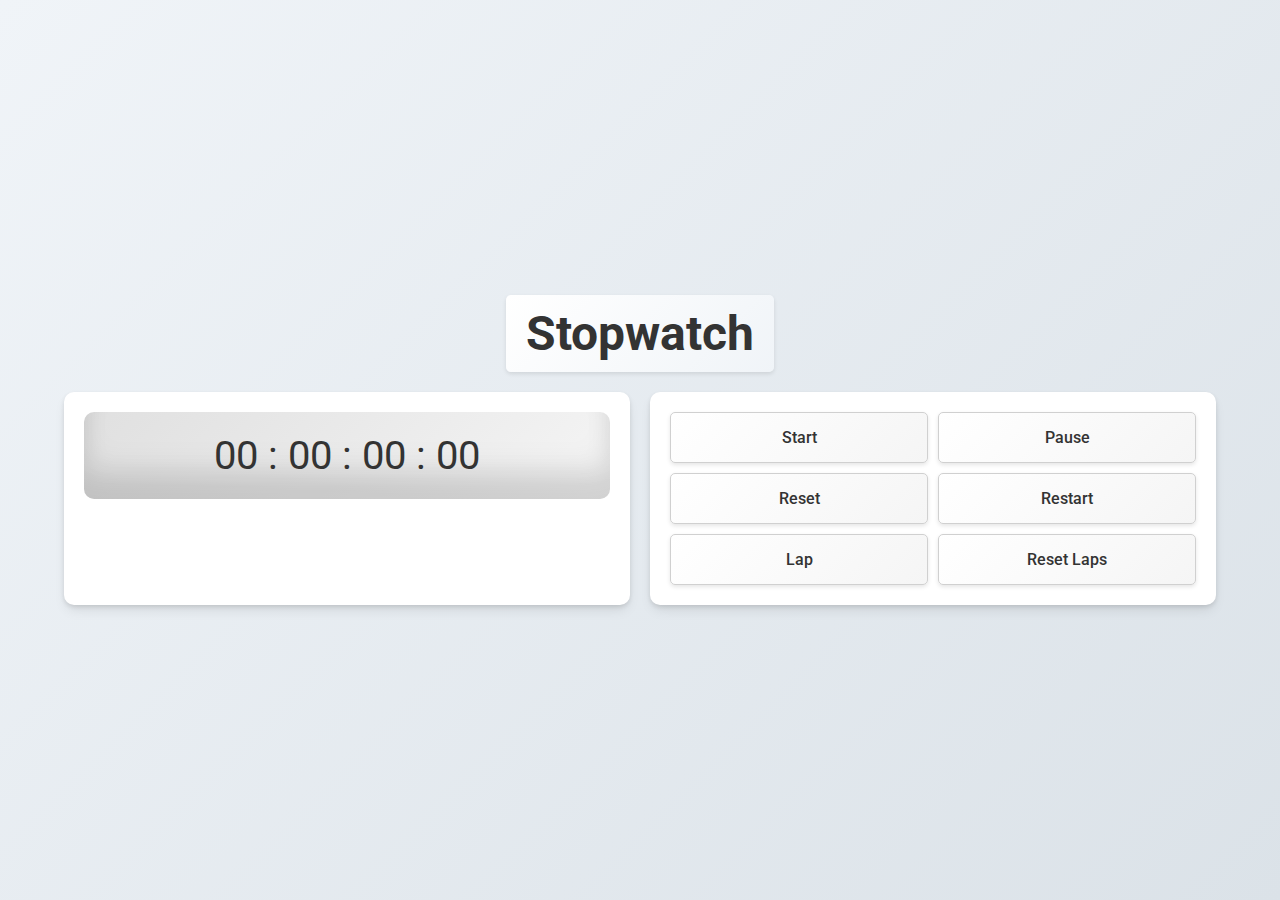
<file: Prodigy_Infotech/Prodigy_Infotech-/Task_2/index.html>
<!DOCTYPE html>
<html lang="en">
  <head>
    <meta charset="UTF-8" />
    <meta name="viewport" content="width=device-width, initial-scale=1.0" />
    <title>Stopwatch</title>
    <link
      href="https://fonts.googleapis.com/css2?family=Roboto:wght@100;300;400;500&display=swap"
      rel="stylesheet"
    />
    <link rel="stylesheet" href="style.css" />
    <link rel="shortcut icon" href="assets/favicon.ico" type="image/x-icon" />
  </head>
  <body>
    <div class="main-container">
      <div class="title-container">
        <h1>Stopwatch</h1>
      </div>
      <div class="wrapper">
        <div class="container timer-container">
          <div class="timer-Display" id="display">00 : 00 : 00 : 00</div>
          <ul class="laps" id="laps"></ul>
        </div>
        <div class="container1 buttons-container">
          <div class="buttons">
            <button id="startTimer" onclick="start()">Start</button>
            <button id="pauseTimer" onclick="pause()">Pause</button>
            <button id="resetTime" onclick="reset()">Reset</button>
            <button id="restartTimer" onclick="restart()">Restart</button>
            <button id="lap" onclick="lap()">Lap</button>
            <button id="resetLap" onclick="resetLap()">Reset Laps</button>
          </div>
        </div>
      </div>
    </div>
    <script src="script.js"></script>
  </body>
</html>
</file>
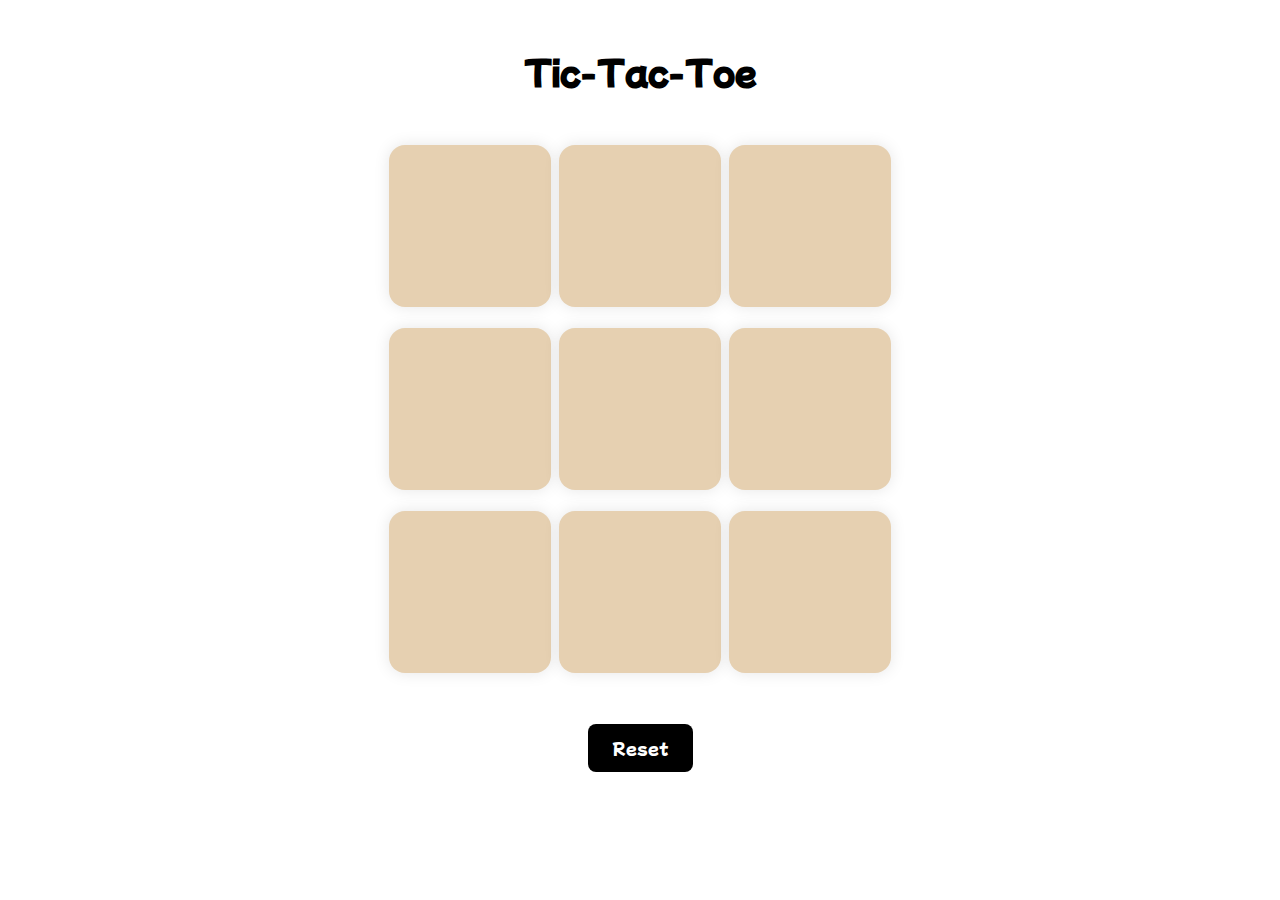
<file: Prodigy_Infotech/Prodigy_Infotech-/Task_3/index.html>
<!DOCTYPE html>
<html lang="en">
  <head>
    <meta charset="UTF-8" />
    <meta name="viewport" content="width=device-width, initial-scale=1.0" />
    <title>Tic-Tac-Toe Game</title>
    <link rel="stylesheet" href="style.css" />
    <link rel="preconnect" href="https://fonts.googleapis.com" />
    <link rel="preconnect" href="https://fonts.gstatic.com" crossorigin />
    <link
      href="https://fonts.googleapis.com/css2?family=Mochiy+Pop+One&family=Open+Sans:ital,wght@0,300..800;1,300..800&display=swap"
      rel="stylesheet"
    />
    <link rel="shortcut icon" href="assests/favicon.ico" type="image/x-icon" />
  </head>
  <body>
    <main><h1>Tic-Tac-Toe</h1></main>
    <div class="container">
      <div class="game">
        <button class="box"></button>
        <button class="box"></button>
        <button class="box"></button>
        <button class="box"></button>
        <button class="box"></button>
        <button class="box"></button>
        <button class="box"></button>
        <button class="box"></button>
        <button class="box"></button>
      </div>
    </div>

    <div id="popup" class="popup hidden">
      <div class="popup-content">
        <p id="popup-message"></p>
        <button id="close-popup">Close</button>
      </div>
    </div>

    <button id="reset-btn">Reset</button>
  </body>
  <script src="script.js"></script>
</html>
</file>
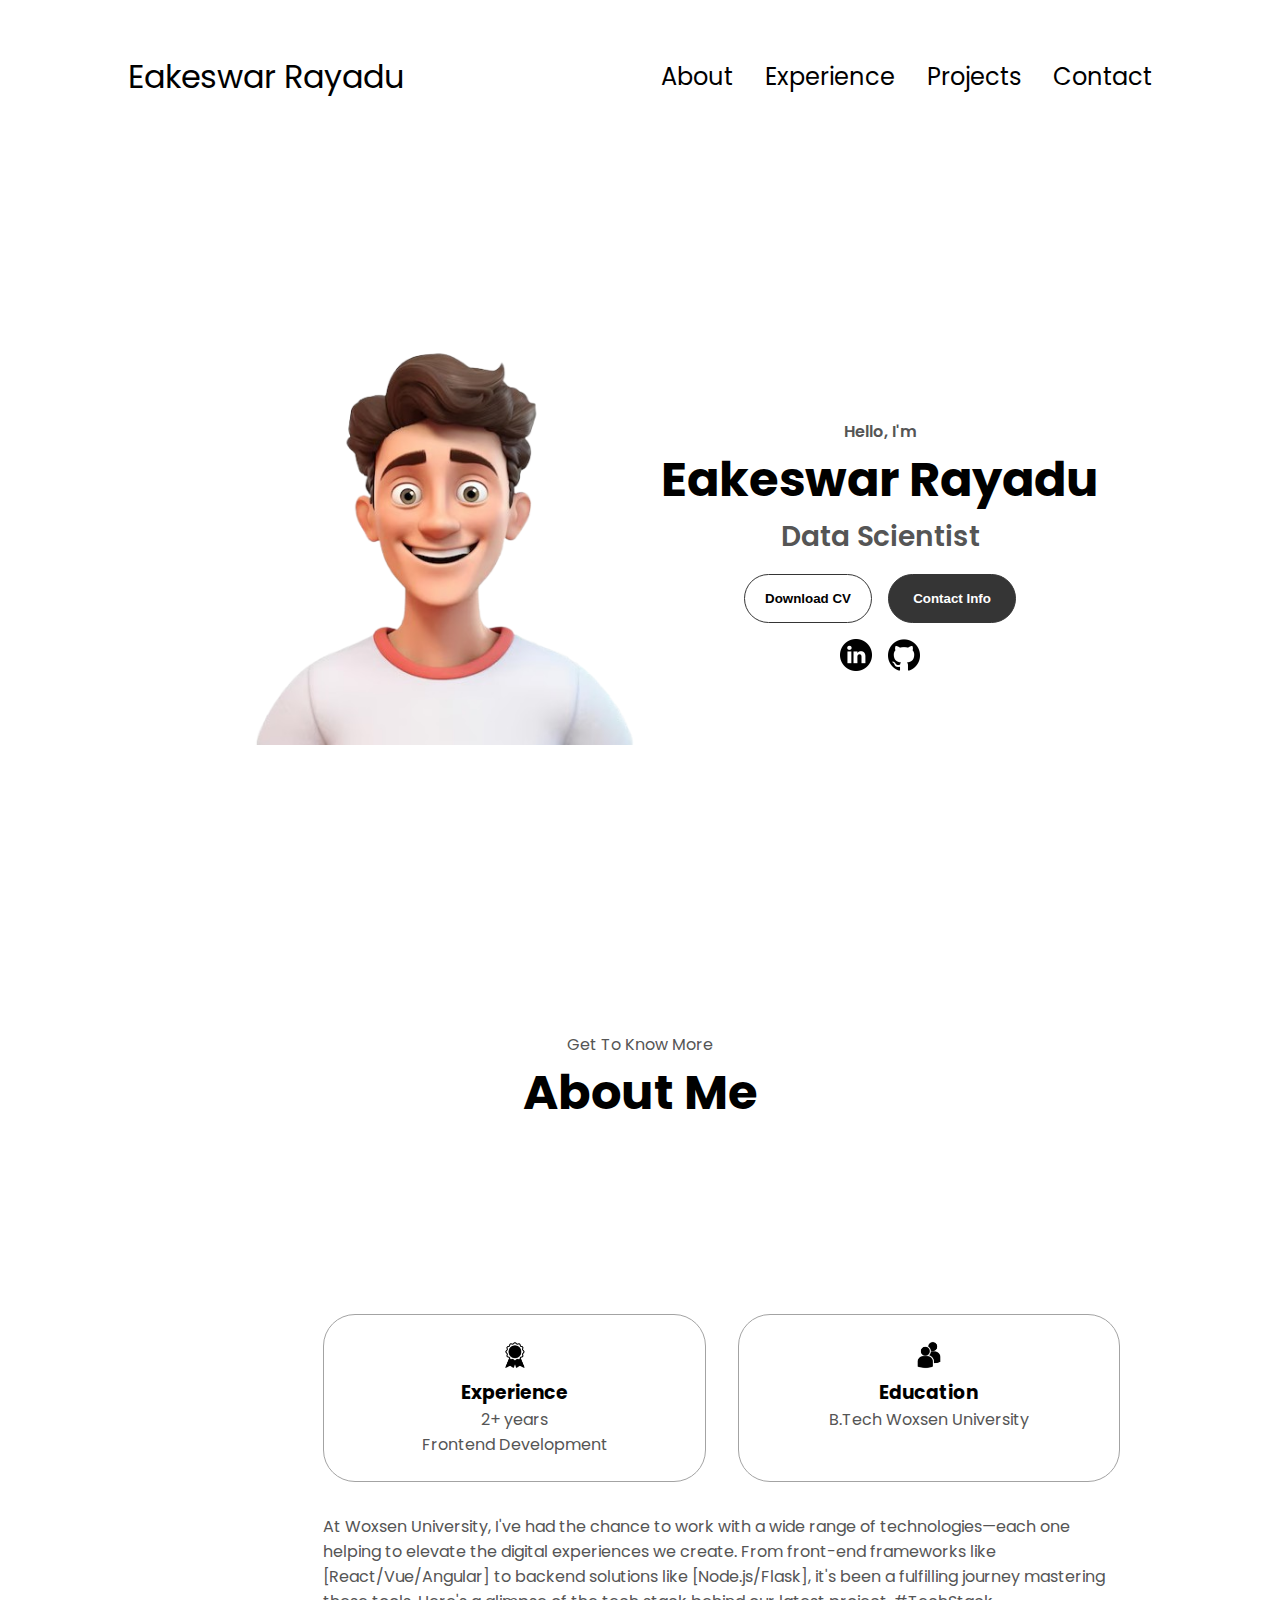
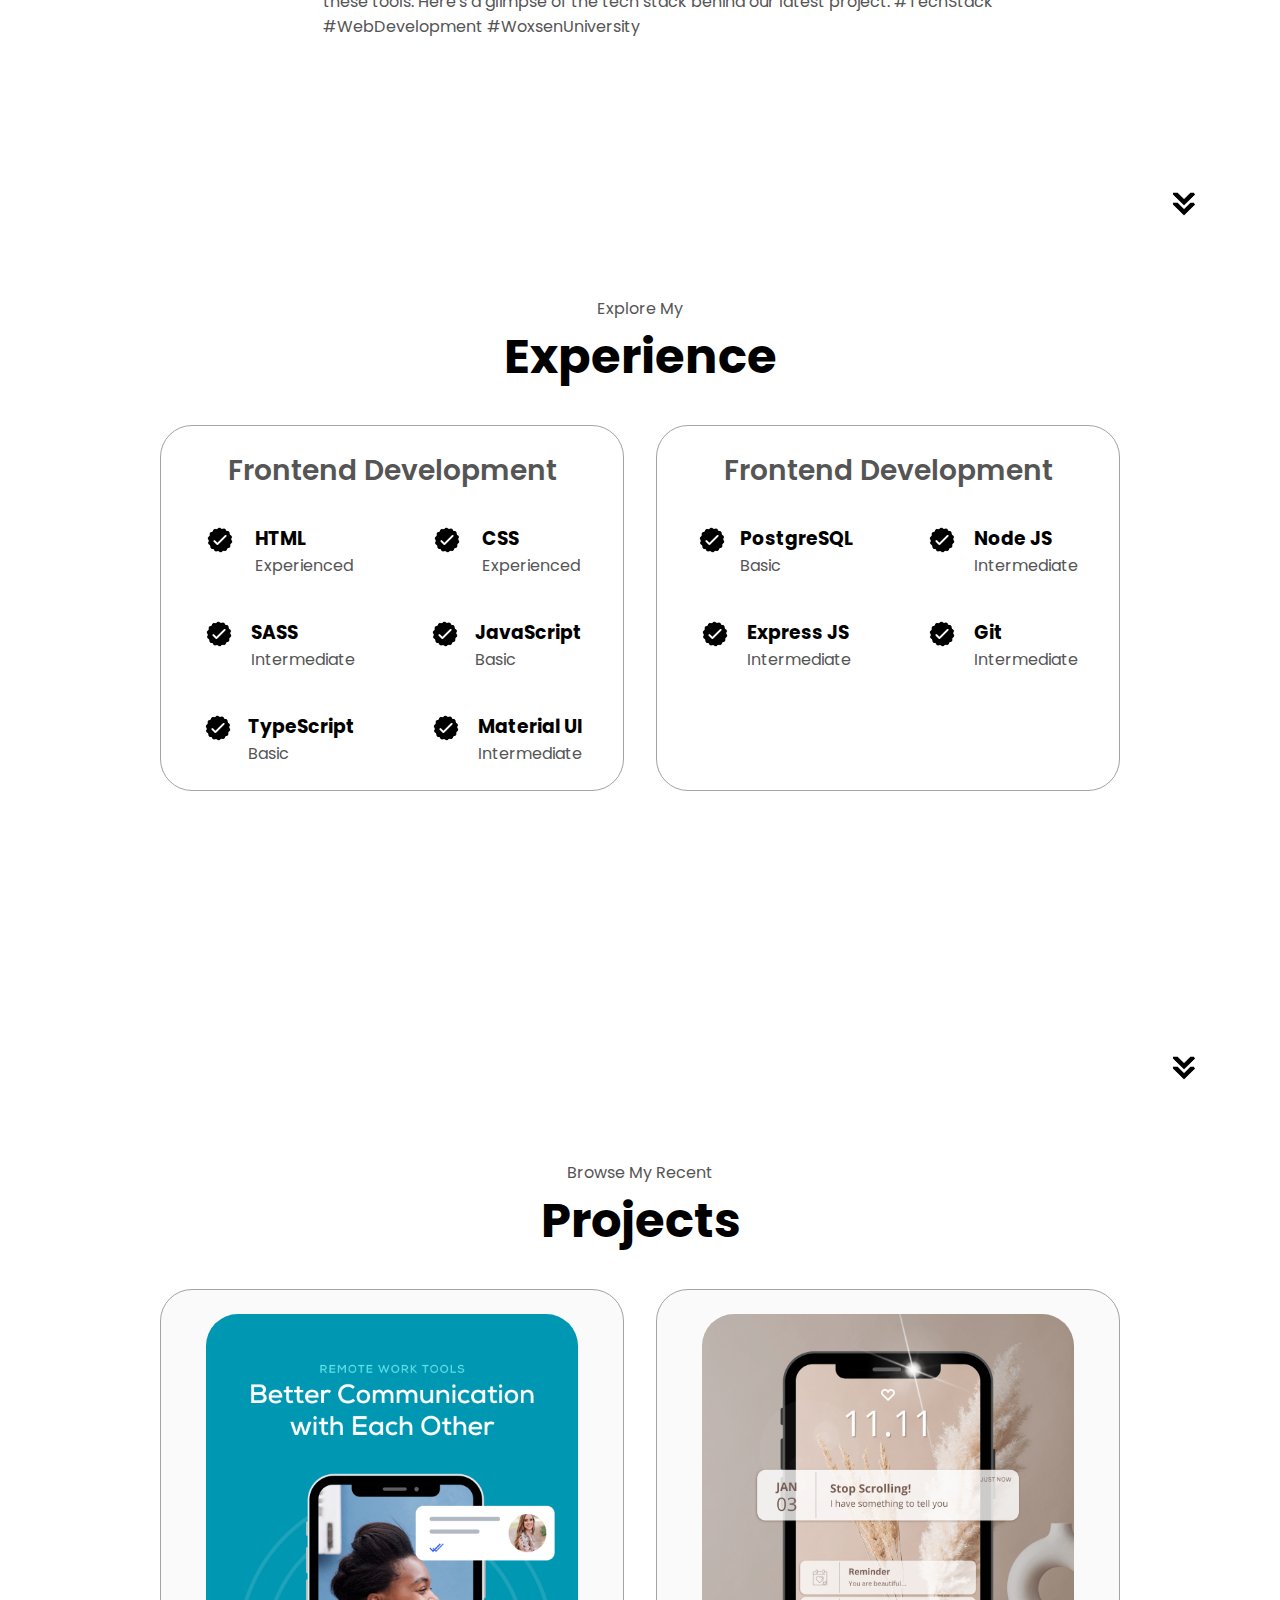
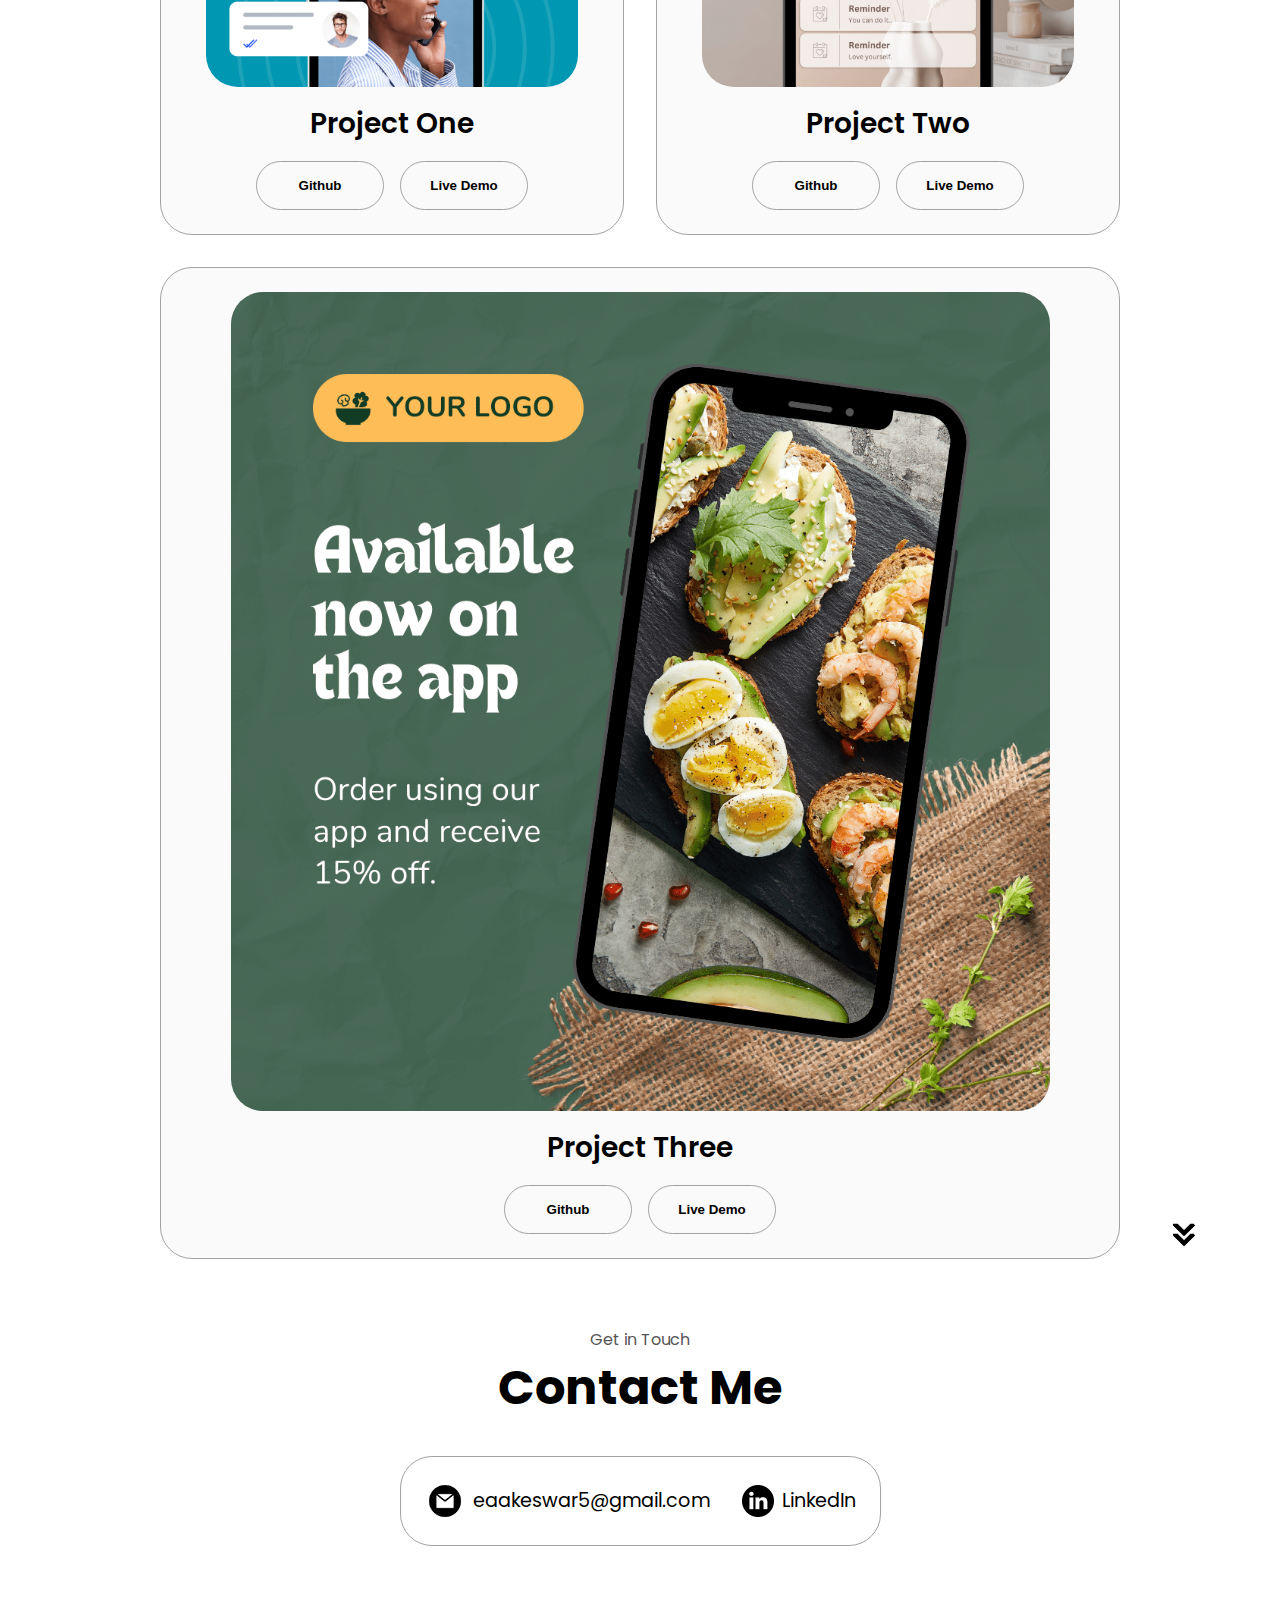
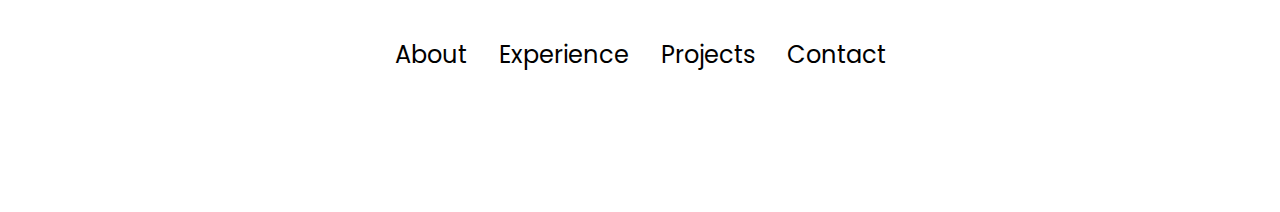
<file: Prodigy_Infotech/Prodigy_Infotech-/Task_4/index.html>
<!DOCTYPE html>
<html lang="en">
  <head>
    <meta charset="UTF-8" />
    <meta http-equiv="X-UA-Compatible" content="IE=edge" />
    <meta name="viewport" content="width=device-width, initial-scale=1.0" />
    <title>My Portfolio</title>
    <link rel="stylesheet" href="style.css" />
    <link rel="shortcut icon" href="assets/favicon.ico" type="image/x-icon" />
    <link rel="stylesheet" href="mediaqueries.css" />
  </head>
  <body>
    <nav id="desktop-nav">
      <div class="logo">Eakeswar Rayadu</div>
      <div>
        <ul class="nav-links">
          <li><a href="#about">About</a></li>
          <li><a href="#experience">Experience</a></li>
          <li><a href="#projects">Projects</a></li>
          <li><a href="#contact">Contact</a></li>
        </ul>
      </div>
    </nav>
    <nav id="hamburger-nav">
      <div class="logo">Eakeswar Rayadu</div>
      <div class="hamburger-menu">
        <div class="hamburger-icon" onclick="toggleMenu()">
          <span></span>
          <span></span>
          <span></span>
        </div>
        <div class="menu-links">
          <li><a href="#about" onclick="toggleMenu()">About</a></li>
          <li><a href="#experience" onclick="toggleMenu()">Experience</a></li>
          <li><a href="#projects" onclick="toggleMenu()">Projects</a></li>
          <li><a href="#contact" onclick="toggleMenu()">Contact</a></li>
        </div>
      </div>
    </nav>
    <section id="profile">
      <div class="section__pic-container">
        <img src="./assets/profile-pic.png" alt="John Doe profile picture" />
      </div>
      <div class="section__text">
        <p class="section__text__p1">Hello, I'm</p>
        <h1 class="title">Eakeswar Rayadu</h1>
        <p class="section__text__p2">Data Scientist</p>
        <div class="btn-container">
          <button
            class="btn btn-color-2"
            onclick="window.open('./assets/resume-example.pdf')"
          >
            Download CV
          </button>
          <button class="btn btn-color-1" onclick="location.href='./#contact'">
            Contact Info
          </button>
        </div>
        <div id="socials-container">
          <img
            src="./assets/linkedin.png"
            alt="My LinkedIn profile"
            class="icon"
            onclick="location.href='https://www.linkedin.com/in/vishwa-thouti-8b115525a?utm_source=share&utm_campaign=share_via&utm_content=profile&utm_medium=android_app'"
          />
          <img
            src="./assets/github.png"
            alt="My Github profile"
            class="icon"
            onclick="location.href='https://github.com/Vishwa-247'"
          />
        </div>
      </div>
    </section>
    <section id="about">
      <p class="section__text__p1">Get To Know More</p>
      <h1 class="title">About Me</h1>
      <div class="section-container">
        <div class="section__pic-container">
          <!-- <img
            src="./assets/about-pic.png"
            alt="Profile picture"
            class="about-pic"
          /> -->
        </div>
        <div class="about-details-container">
          <div class="about-containers">
            <div class="details-container">
              <img
                src="./assets/experience.png"
                alt="Experience icon"
                class="icon"
              />
              <h3>Experience</h3>
              <p>2+ years <br />Frontend Development</p>
            </div>
            <div class="details-container">
              <img
                src="./assets/education.png"
                alt="Education icon"
                class="icon"
              />
              <h3>Education</h3>
              <p>B.Tech Woxsen University</p>
            </div>
          </div>
          <div class="text-container">
            <p>
              At Woxsen University, I've had the chance to work with a wide
              range of technologies—each one helping to elevate the digital
              experiences we create. From front-end frameworks like
              [React/Vue/Angular] to backend solutions like [Node.js/Flask],
              it's been a fulfilling journey mastering these tools. Here's a
              glimpse of the tech stack behind our latest project. #TechStack
              #WebDevelopment #WoxsenUniversity
            </p>
          </div>
        </div>
      </div>
      <img
        src="./assets/arrow.png"
        alt="Arrow icon"
        class="icon arrow"
        onclick="location.href='./#experience'"
      />
    </section>
    <section id="experience">
      <p class="section__text__p1">Explore My</p>
      <h1 class="title">Experience</h1>
      <div class="experience-details-container">
        <div class="about-containers">
          <div class="details-container">
            <h2 class="experience-sub-title">Frontend Development</h2>
            <div class="article-container">
              <article>
                <img
                  src="./assets/checkmark.png"
                  alt="Experience icon"
                  class="icon"
                />
                <div>
                  <h3>HTML</h3>
                  <p>Experienced</p>
                </div>
              </article>
              <article>
                <img
                  src="./assets/checkmark.png"
                  alt="Experience icon"
                  class="icon"
                />
                <div>
                  <h3>CSS</h3>
                  <p>Experienced</p>
                </div>
              </article>
              <article>
                <img
                  src="./assets/checkmark.png"
                  alt="Experience icon"
                  class="icon"
                />
                <div>
                  <h3>SASS</h3>
                  <p>Intermediate</p>
                </div>
              </article>
              <article>
                <img
                  src="./assets/checkmark.png"
                  alt="Experience icon"
                  class="icon"
                />
                <div>
                  <h3>JavaScript</h3>
                  <p>Basic</p>
                </div>
              </article>
              <article>
                <img
                  src="./assets/checkmark.png"
                  alt="Experience icon"
                  class="icon"
                />
                <div>
                  <h3>TypeScript</h3>
                  <p>Basic</p>
                </div>
              </article>
              <article>
                <img
                  src="./assets/checkmark.png"
                  alt="Experience icon"
                  class="icon"
                />
                <div>
                  <h3>Material UI</h3>
                  <p>Intermediate</p>
                </div>
              </article>
            </div>
          </div>
          <div class="details-container">
            <h2 class="experience-sub-title">Frontend Development</h2>
            <div class="article-container">
              <article>
                <img
                  src="./assets/checkmark.png"
                  alt="Experience icon"
                  class="icon"
                />
                <div>
                  <h3>PostgreSQL</h3>
                  <p>Basic</p>
                </div>
              </article>
              <article>
                <img
                  src="./assets/checkmark.png"
                  alt="Experience icon"
                  class="icon"
                />
                <div>
                  <h3>Node JS</h3>
                  <p>Intermediate</p>
                </div>
              </article>
              <article>
                <img
                  src="./assets/checkmark.png"
                  alt="Experience icon"
                  class="icon"
                />
                <div>
                  <h3>Express JS</h3>
                  <p>Intermediate</p>
                </div>
              </article>
              <article>
                <img
                  src="./assets/checkmark.png"
                  alt="Experience icon"
                  class="icon"
                />
                <div>
                  <h3>Git</h3>
                  <p>Intermediate</p>
                </div>
              </article>
            </div>
          </div>
        </div>
      </div>
      <img
        src="./assets/arrow.png"
        alt="Arrow icon"
        class="icon arrow"
        onclick="location.href='./#projects'"
      />
    </section>
    <section id="projects">
      <p class="section__text__p1">Browse My Recent</p>
      <h1 class="title">Projects</h1>
      <div class="experience-details-container">
        <div class="about-containers">
          <div class="details-container color-container">
            <div class="article-container">
              <img
                src="./assets/project-1.png"
                alt="Project 1"
                class="project-img"
              />
            </div>
            <h2 class="experience-sub-title project-title">Project One</h2>
            <div class="btn-container">
              <button
                class="btn btn-color-2 project-btn"
                onclick="location.href='https://github.com/'"
              >
                Github
              </button>
              <button
                class="btn btn-color-2 project-btn"
                onclick="location.href='https://github.com/'"
              >
                Live Demo
              </button>
            </div>
          </div>
          <div class="details-container color-container">
            <div class="article-container">
              <img
                src="./assets/project-2.png"
                alt="Project 2"
                class="project-img"
              />
            </div>
            <h2 class="experience-sub-title project-title">Project Two</h2>
            <div class="btn-container">
              <button
                class="btn btn-color-2 project-btn"
                onclick="location.href='https://github.com/'"
              >
                Github
              </button>
              <button
                class="btn btn-color-2 project-btn"
                onclick="location.href='https://github.com/'"
              >
                Live Demo
              </button>
            </div>
          </div>
          <div class="details-container color-container">
            <div class="article-container">
              <img
                src="./assets/project-3.png"
                alt="Project 3"
                class="project-img"
              />
            </div>
            <h2 class="experience-sub-title project-title">Project Three</h2>
            <div class="btn-container">
              <button
                class="btn btn-color-2 project-btn"
                onclick="location.href='https://github.com/'"
              >
                Github
              </button>
              <button
                class="btn btn-color-2 project-btn"
                onclick="location.href='https://github.com/'"
              >
                Live Demo
              </button>
            </div>
          </div>
        </div>
      </div>
      <img
        src="./assets/arrow.png"
        alt="Arrow icon"
        class="icon arrow"
        onclick="location.href='./#contact'"
      />
    </section>
    <section id="contact">
      <p class="section__text__p1">Get in Touch</p>
      <h1 class="title">Contact Me</h1>
      <div class="contact-info-upper-container">
        <div class="contact-info-container">
          <img
            src="./assets/email.png"
            alt="Email icon"
            class="icon contact-icon email-icon"
          />
          <p>
            <a href="mailto:eaakeswar5@gmail.com">eaakeswar5@gmail.com</a>
          </p>
        </div>
        <div class="contact-info-container">
          <img
            src="./assets/linkedin.png"
            alt="LinkedIn icon"
            class="icon contact-icon"
          />
          <p>
            <a
              href="https://www.linkedin.com/in/eakeswar-dara-24158625b?utm_source=share&utm_campaign=share_via&utm_content=profile&utm_medium=ios_app"
              >LinkedIn</a
            >
          </p>
        </div>
      </div>
    </section>
    <footer>
      <nav>
        <div class="nav-links-container">
          <ul class="nav-links">
            <li><a href="#about">About</a></li>
            <li><a href="#experience">Experience</a></li>
            <li><a href="#projects">Projects</a></li>
            <li><a href="#contact">Contact</a></li>
          </ul>
        </div>
      </nav>
    </footer>
    <script src="script.js"></script>
  </body>
</html>
</file>
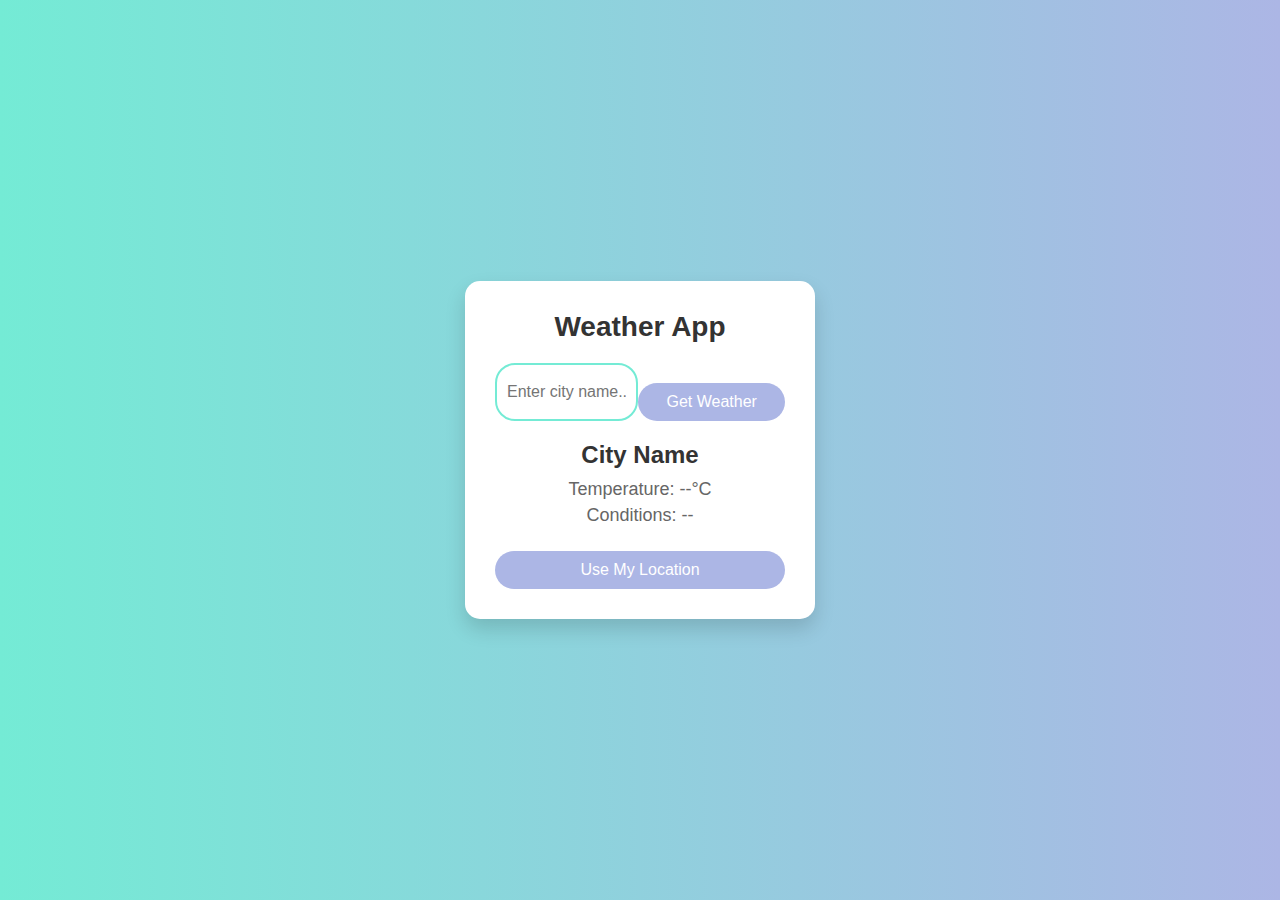
<file: Prodigy_Infotech/Prodigy_Infotech-/Task_5/index.html>
<!DOCTYPE html>
<html lang="en">
  <head>
    <meta charset="UTF-8" />
    <meta name="viewport" content="width=device-width, initial-scale=1.0" />
    <title>Weather App</title>
    <link rel="stylesheet" href="styles.css" />
    <link rel="shortcut icon" href="assests/favicon.ico" type="image/x-icon" />
  </head>
  <body>
    <div class="weather-container">
      <h1>Weather App</h1>
      <div class="search-box">
        <input
          type="text"
          id="location-input"
          placeholder="Enter city name..."
        />
        <button onclick="getWeatherByCity()">Get Weather</button>
      </div>
      <div class="weather-info">
        <h2 id="city-name">City Name</h2>
        <p id="temperature">Temperature: --°C</p>
        <p id="conditions">Conditions: --</p>
      </div>
      <button onclick="getWeatherByLocation()">Use My Location</button>
    </div>

    <script src="script.js"></script>
  </body>
</html>
</file>
<file: Prodigy_Infotech/Prodigy_Infotech-/Task_2/style.css>
* {
  margin: 0;
  padding: 0;
  box-sizing: border-box;
}

body {
  background: linear-gradient(135deg, #f0f4f8, #dbe2e8);
  font-family: "Roboto", sans-serif;
  display: flex;
  justify-content: center;
  align-items: center;
  height: 100vh;
  overflow: auto;
}

.main-container {
  text-align: center;
  width: 90%;
  max-width: 1200px;
}

.title-container {
  margin-bottom: 20px;
}

.title-container h1 {
  padding: 2rem;
  color: #333;
  font-size: 3rem;
  background: linear-gradient(135deg, #ffffff, #f0f4f8);
  padding: 10px 20px;
  border-radius: 5px;
  display: inline-block;
  box-shadow: rgba(0, 0, 0, 0.1) 0px 2px 4px;
}

.wrapper {
  display: flex;
  justify-content: space-between;
  width: 100%;
  gap: 20px;
}

.container {
  background: #ffffff;
  border-radius: 10px;
  box-shadow: rgba(0, 0, 0, 0.1) 0px 2px 4px,
    rgba(0, 0, 0, 0.1) 0px 7px 13px -3px;
  padding: 20px;
  width: 48%;
  display: flex;
  flex-direction: column;
  align-items: center;
}
.container1 {
  background: #ffffff;
  border-radius: 10px;
  box-shadow: rgba(0, 0, 0, 0.1) 0px 2px 4px,
    rgba(0, 0, 0, 0.1) 0px 7px 13px -3px;
  padding: 20px;
  width: 48%;
  display: flex;
  flex-direction: column;
  align-items: center;
}

.timer-container {
  display: flex;
  flex-direction: column;
  width: 100%;
}

.timer-Display {
  width: 100%;
  background: linear-gradient(135deg, #e0e0e0, #f5f5f5);
  padding: 20px;
  color: #333;
  display: flex;
  justify-content: center;
  align-items: center;
  font-size: 2.5rem;
  border-radius: 10px;
  box-shadow: rgba(0, 0, 0, 0.1) 0px -23px 25px 0px inset,
    rgba(0, 0, 0, 0.05) 0px -36px 30px 0px inset;
}

.laps {
  width: 100%;
  margin-top: 20px;
  text-align: left;
  color: #333;
  list-style-type: none;
  padding-left: 0;
  max-height: 300px;
  overflow-y: auto;
}

.laps li {
  padding: 10px 0;
  border-bottom: 1px solid #e0e0e0;
}

.buttons-container {
  width: 100%;
  display: flex;
  flex-direction: column;
}

.buttons {
  display: grid;
  grid-template-columns: 1fr 1fr;
  grid-gap: 10px;
  width: 100%;
}

.buttons button {
  padding: 15px;
  background: linear-gradient(135deg, #ffffff, #f5f5f5);
  color: #333;
  border: 1px solid #d0d0d0;
  font-family: "Roboto", sans-serif;
  font-size: 16px;
  font-weight: 500;
  border-radius: 5px;
  cursor: pointer;
  box-shadow: rgba(0, 0, 0, 0.1) 0px 2px 4px;
  transition: background 0.3s ease, color 0.3s ease;
  width: 100%;
}

.buttons button:hover {
  background: linear-gradient(135deg, #f0f4f8, #e0e0e0);
}

@media (max-width: 768px) {
  .wrapper {
    flex-direction: column;
  }

  .container {
    width: 90%;
    margin: 10px auto;
  }

  .buttons {
    grid-template-columns: 1fr;
  }
}
</file>
<file: Prodigy_Infotech/Prodigy_Infotech-/Task_3/style.css>
@import url("https://fonts.googleapis.com/css2?family=Mochiy+Pop+One&family=Open+Sans:ital,wght@0,300..800;1,300..800&display=swap");

* {
  margin: 0;
  padding: 0;
  box-sizing: border-box;
}

body {
  padding-top: 3rem;
  background-color: #fff;
  text-align: center;
  font-family: "Mochiy Pop One", sans-serif;
}

.container {
  height: 70vh;
  display: flex;
  flex-wrap: wrap;
  justify-content: center;
  align-items: center;
}

.game {
  height: 60vmin;
  width: 60vmin;
  display: flex;
  flex-wrap: wrap;
  justify-content: center;
  align-items: center;
  gap: 0.5rem;
}

.box {
  width: 18vmin;
  height: 18vmin;
  border-radius: 1rem;
  border: none;
  background-color: #e6d0b1;
  color: #1d1a0f;
  font-size: 8vmin;
  cursor: pointer;
  box-shadow: 0 0 1rem rgba(0, 0, 0, 0.1);
  font-family: "Mochiy Pop One", sans-serif;
}

#reset-btn {
  padding: 0.75rem 1.5rem;
  background-color: #000;
  color: #fff;
  font-size: medium;
  font-family: "Mochiy Pop One", sans-serif;
  text-align: center;
  align-items: center;
  border: none;
  border-radius: 0.5rem;
  cursor: pointer;
}
.popup {
  position: fixed;
  top: 50%;
  left: 50%;
  transform: translate(-50%, -50%);
  background-color: #fff;
  padding: 2rem;
  border-radius: 0.5rem;
  box-shadow: 0 0 10px rgba(0, 0, 0, 0.1);
  z-index: 1000;
  display: flex;
  flex-direction: column;
  align-items: center;
}

.popup-content {
  text-align: center;
}

.popup.hidden {
  display: none;
}

#close-popup {
  margin-top: 1rem;
  padding: 0.5rem 1rem;
  background-color: #000;
  color: #fff;
  border: none;
  border-radius: 0.25rem;
  cursor: pointer;
  font-family: "Mochiy Pop One", sans-serif;
}
</file>
<file: Prodigy_Infotech/Prodigy_Infotech-/Task_4/style.css>
/* GENERAL */

@import url("https://fonts.googleapis.com/css2?family=Poppins:wght@300;400;500;600&display=swap");

* {
  margin: 0;
  padding: 0;
}

body {
  font-family: "Poppins", sans-serif;
}

html {
  scroll-behavior: smooth;
}

p {
  color: rgb(85, 85, 85);
}

/* TRANSITION */

a,
.btn {
  transition: all 300ms ease;
}

/* DESKTOP NAV */

nav,
.nav-links {
  display: flex;
}

nav {
  justify-content: space-around;
  align-items: center;
  height: 17vh;
}

.nav-links {
  gap: 2rem;
  list-style: none;
  font-size: 1.5rem;
}

a {
  color: black;
  text-decoration: none;
  text-decoration-color: white;
}

a:hover {
  color: grey;
  text-decoration: underline;
  text-underline-offset: 1rem;
  text-decoration-color: rgb(181, 181, 181);
}

.logo {
  font-size: 2rem;
}

.logo:hover {
  cursor: default;
}

/* HAMBURGER MENU */

#hamburger-nav {
  display: none;
}

.hamburger-menu {
  position: relative;
  display: inline-block;
}

.hamburger-icon {
  display: flex;
  flex-direction: column;
  justify-content: space-between;
  height: 24px;
  width: 30px;
  cursor: pointer;
}

.hamburger-icon span {
  width: 100%;
  height: 2px;
  background-color: black;
  transition: all 0.3 ease-in-out;
}

.menu-links {
  position: absolute;
  top: 100%;
  right: 0;
  background-color: white;
  width: fit-content;
  max-height: 0;
  overflow: hidden;
  transition: all 0.3 ease-in-out;
}

.menu-links a {
  display: block;
  padding: 10px;
  text-align: center;
  font-size: 1.5rem;
  color: black;
  text-decoration: none;
  transition: all 0.3 ease-in-out;
}

.menu-links li {
  list-style: none;
}

.menu-links.open {
  max-height: 300px;
}

.hamburger-icon.open span:first-child {
  transform: rotate(45deg) translate(10px, 5px);
}

.hamburger-icon.open span:nth-child(2) {
  opacity: 0;
}

.hamburger-icon.open span:last-child {
  transform: rotate(-45deg) translate(10px, -5px);
}

.hamburger-icon span:first-child {
  transform: none;
}

.hamburger-icon span:first-child {
  opacity: 1;
}

.hamburger-icon span:first-child {
  transform: none;
}

/* SECTIONS */

section {
  padding-top: 4vh;
  height: 96vh;
  margin: 0 10rem;
  box-sizing: border-box;
  min-height: fit-content;
}

.section-container {
  display: flex;
}

/* PROFILE SECTION */

#profile {
  display: flex;
  justify-content: center;
  gap: 5rem;
  height: 80vh;
}

.section__pic-container {
  display: flex;
  height: 400px;
  width: 400px;
  margin: auto 0;
}

.section__text {
  align-self: center;
  text-align: center;
}

.section__text p {
  font-weight: 600;
}

.section__text__p1 {
  text-align: center;
}

.section__text__p2 {
  font-size: 1.75rem;
  margin-bottom: 1rem;
}

.title {
  font-size: 3rem;
  text-align: center;
}

#socials-container {
  display: flex;
  justify-content: center;
  margin-top: 1rem;
  gap: 1rem;
}

/* ICONS */

.icon {
  cursor: pointer;
  height: 2rem;
}

/* BUTTONS */

.btn-container {
  display: flex;
  justify-content: center;
  gap: 1rem;
}

.btn {
  font-weight: 600;
  transition: all 300ms ease;
  padding: 1rem;
  width: 8rem;
  border-radius: 2rem;
}

.btn-color-1,
.btn-color-2 {
  border: rgb(53, 53, 53) 0.1rem solid;
}

.btn-color-1:hover,
.btn-color-2:hover {
  cursor: pointer;
}

.btn-color-1,
.btn-color-2:hover {
  background: rgb(53, 53, 53);
  color: white;
}

.btn-color-1:hover {
  background: rgb(0, 0, 0);
}

.btn-color-2 {
  background: none;
}

.btn-color-2:hover {
  border: rgb(255, 255, 255) 0.1rem solid;
}

.btn-container {
  gap: 1rem;
}

/* ABOUT SECTION */

#about {
  position: relative;
}

.about-containers {
  gap: 2rem;
  margin-bottom: 2rem;
  margin-top: 2rem;
}

.about-details-container {
  justify-content: center;
  flex-direction: column;
}

.about-containers,
.about-details-container {
  display: flex;
}

.about-pic {
  border-radius: 2rem;
}

.arrow {
  position: absolute;
  right: -5rem;
  bottom: 2.5rem;
}

.details-container {
  padding: 1.5rem;
  flex: 1;
  background: white;
  border-radius: 2rem;
  border: rgb(53, 53, 53) 0.1rem solid;
  border-color: rgb(163, 163, 163);
  text-align: center;
}

.section-container {
  gap: 4rem;
  height: 80%;
}

.section__pic-container {
  height: 400px;
  width: 400px;
  margin: auto 0;
}

/* EXPERIENCE SECTION */

#experience {
  position: relative;
}

.experience-sub-title {
  color: rgb(85, 85, 85);
  font-weight: 600;
  font-size: 1.75rem;
  margin-bottom: 2rem;
}

.experience-details-container {
  display: flex;
  justify-content: center;
  flex-direction: column;
}

.article-container {
  display: flex;
  text-align: initial;
  flex-wrap: wrap;
  flex-direction: row;
  gap: 2.5rem;
  justify-content: space-around;
}

article {
  display: flex;
  width: 10rem;
  justify-content: space-around;
  gap: 0.5rem;
}

article .icon {
  cursor: default;
}

/* PROJECTS SECTION */

#projects {
  position: relative;
}

.color-container {
  border-color: rgb(163, 163, 163);
  background: rgb(250, 250, 250);
}

.project-img {
  border-radius: 2rem;
  width: 90%;
  height: 90%;
}

.project-title {
  margin: 1rem;
  color: black;
}

.project-btn {
  color: black;
  border-color: rgb(163, 163, 163);
}

/* CONTACT */

#contact {
  display: flex;
  justify-content: center;
  flex-direction: column;
  height: 70vh;
}

.contact-info-upper-container {
  display: flex;
  justify-content: center;
  border-radius: 2rem;
  border: rgb(53, 53, 53) 0.1rem solid;
  border-color: rgb(163, 163, 163);
  background: (250, 250, 250);
  margin: 2rem auto;
  padding: 0.5rem;
}

.contact-info-container {
  display: flex;
  align-items: center;
  justify-content: center;
  gap: 0.5rem;
  margin: 1rem;
}

.contact-info-container p {
  font-size: larger;
}

.contact-icon {
  cursor: default;
}

.email-icon {
  height: 2.5rem;
}

/* FOOTER SECTION */

footer {
  height: 26vh;
  margin: 0 1rem;
}

footer p {
  text-align: center;
}
</file>
<file: Prodigy_Infotech/Prodigy_Infotech-/Task_4/mediaqueries.css>
@media screen and (max-width: 1400px) {
  #profile {
    height: 83vh;
    margin-bottom: 6rem;
  }
  .about-containers {
    flex-wrap: wrap;
  }
  #contact,
  #projects {
    height: fit-content;
  }
}

@media screen and (max-width: 1200px) {
  #desktop-nav {
    display: none;
  }
  #hamburger-nav {
    display: flex;
  }
  #experience,
  .experience-details-container {
    margin-top: 2rem;
  }
  #profile,
  .section-container {
    display: block;
  }
  .arrow {
    display: none;
  }
  section,
  .section-container {
    height: fit-content;
  }
  section {
    margin: 0 5%;
  }
  .section__pic-container {
    width: 275px;
    height: 275px;
    margin: 0 auto 2rem;
  }
  .about-containers {
    margin-top: 0;
  }
}

@media screen and (max-width: 600px) {
  #contact,
  footer {
    height: 40vh;
  }
  #profile {
    height: 83vh;
    margin-bottom: 0;
  }
  article {
    font-size: 1rem;
  }
  footer nav {
    height: fit-content;
    margin-bottom: 2rem;
  }
  .about-containers,
  .contact-info-upper-container,
  .btn-container {
    flex-wrap: wrap;
  }
  .contact-info-container {
    margin: 0;
  }
  .contact-info-container p,
  .nav-links li a {
    font-size: 1rem;
  }
  .experience-sub-title {
    font-size: 1.25rem;
  }
  .logo {
    font-size: 1.5rem;
  }
  .nav-links {
    flex-direction: column;
    gap: 0.5rem;
    text-align: center;
  }
  .section__pic-container {
    width: auto;
    height: 46vw;
    justify-content: center;
  }
  .section__text__p2 {
    font-size: 1.25rem;
  }
  .title {
    font-size: 2rem;
  }
  .text-container {
    text-align: justify;
  }
}
</file>
<file: Prodigy_Infotech/Prodigy_Infotech-/Task_5/styles.css>
/* styles.css */
* {
  margin: 0;
  padding: 0;
  box-sizing: border-box;
  font-family: "Arial", sans-serif;
}

body {
  background: linear-gradient(to right, #74ebd5, #acb6e5);
  display: flex;
  justify-content: center;
  align-items: center;
  height: 100vh;
  color: #333;
}

.weather-container {
  background: #fff;
  padding: 30px;
  border-radius: 15px;
  box-shadow: 0px 10px 20px rgba(0, 0, 0, 0.15);
  text-align: center;
  width: 350px;
}

h1 {
  font-size: 28px;
  color: #333;
  margin-bottom: 20px;
}

.search-box {
  display: flex;
  justify-content: center;
  margin-bottom: 10px;
}

input[type="text"] {
  width: 100%;
  padding: 10px;
  border-radius: 20px;
  border: 2px solid #74ebd5;
  outline: none;
  font-size: 16px;
}

button {
  width: 100%;
  padding: 10px 15px;
  border: none;
  border-radius: 20px;
  background-color: #74ebd5;
  color: white;
  cursor: pointer;
  font-size: 16px;
  transition: background-color 0.3s;
  margin-top: 10px;
}

button:hover {
  background-color: #57c1c3;
}

.weather-info {
  margin-top: 20px;
}

.weather-info h2 {
  font-size: 24px;
  color: #333;
  margin-bottom: 10px;
}

.weather-info p {
  font-size: 18px;
  margin: 5px 0;
  color: #666;
}

button:last-of-type {
  background-color: #acb6e5;
  border-radius: 20px;
  margin-top: 20px;
}

button:last-of-type:hover {
  background-color: #8fa9d2;
}

@media (max-width: 480px) {
  .weather-container {
    width: 90%;
  }

  h1 {
    font-size: 24px;
  }
}
</file>
